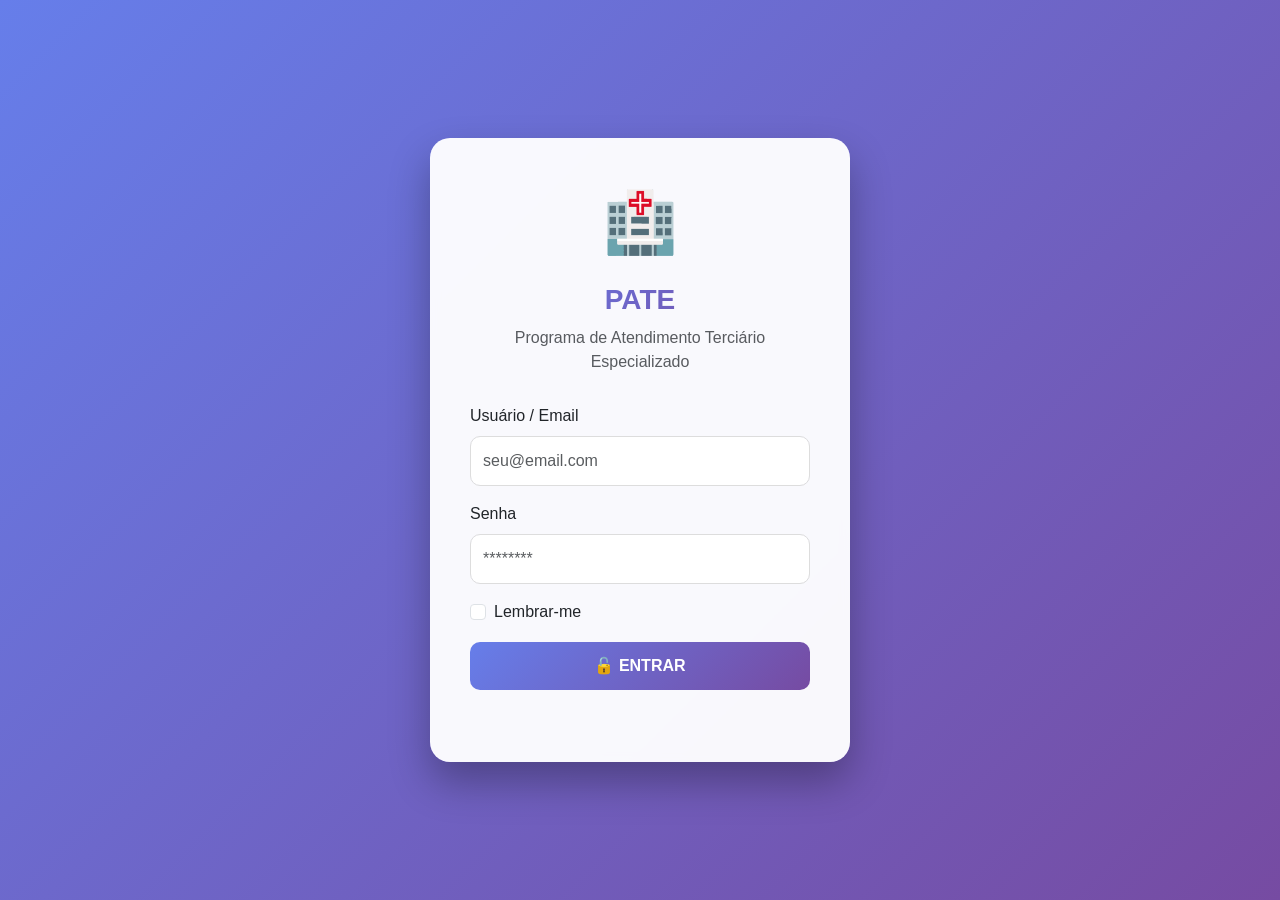
<file: templates/login.html>
<!DOCTYPE html>
<html lang="pt-BR">
<head>
    <meta charset="UTF-8">
    <meta name="viewport" content="width=device-width, initial-scale=1.0">
    <title>Login - PATE</title>
    <link href="https://cdn.jsdelivr.net/npm/bootstrap@5.3.0/dist/css/bootstrap.min.css" rel="stylesheet">
    <style>
        body {
            background: linear-gradient(135deg, #667eea 0%, #764ba2 100%);
            background-size: cover;
            background-position: center;
            background-attachment: fixed;
            min-height: 100vh;
            display: flex;
            align-items: center;
            justify-content: center;
            font-family: 'Segoe UI', Tahoma, Geneva, Verdana, sans-serif;
            margin: 0;
            padding: 0;
        }
        
        .login-card {
            background: rgba(255, 255, 255, 0.96);
            border-radius: 20px;
            box-shadow: 0 20px 40px rgba(0,0,0,0.3);
            padding: 40px;
            width: 100%;
            max-width: 420px;
            backdrop-filter: blur(5px);
            animation: fadeInUp 0.6s ease-out;
            margin: 20px;
        }
        
        @keyframes fadeInUp {
            from {
                opacity: 0;
                transform: translateY(30px);
            }
            to {
                opacity: 1;
                transform: translateY(0);
            }
        }
        
        .login-header {
            text-align: center;
            margin-bottom: 30px;
        }
        
        .login-header h3 {
            background: linear-gradient(135deg, #667eea 0%, #764ba2 100%);
            -webkit-background-clip: text;
            -webkit-text-fill-color: transparent;
            background-clip: text;
            margin-bottom: 10px;
            font-weight: bold;
        }
        
        .login-header p {
            color: #666;
        }
        
        .btn-login {
            background: linear-gradient(135deg, #667eea 0%, #764ba2 100%);
            border: none;
            width: 100%;
            padding: 12px;
            font-size: 16px;
            font-weight: bold;
            border-radius: 10px;
            transition: all 0.3s;
        }
        
        .btn-login:hover {
            transform: translateY(-2px);
            box-shadow: 0 5px 15px rgba(102, 126, 234, 0.4);
        }
        
        .btn-outline-custom {
            border: 1px solid #667eea;
            color: #667eea;
            background: transparent;
            width: 100%;
            padding: 12px;
            font-size: 16px;
            font-weight: bold;
            border-radius: 10px;
            transition: all 0.3s;
        }
        
        .btn-outline-custom:hover {
            background: linear-gradient(135deg, #667eea 0%, #764ba2 100%);
            color: white;
            border: none;
        }
        
        .form-control {
            border-radius: 10px;
            padding: 12px;
            border: 1px solid #ddd;
        }
        
        .form-control:focus {
            border-color: #667eea;
            box-shadow: 0 0 0 0.2rem rgba(102, 126, 234, 0.25);
        }
        
        .logo-icon {
            font-size: 60px;
            margin-bottom: 15px;
        }
        
        .divider {
            text-align: center;
            margin: 20px 0;
            position: relative;
        }
        
        .divider::before,
        .divider::after {
            content: "";
            position: absolute;
            top: 50%;
            width: 45%;
            height: 1px;
            background: #ddd;
        }
        
        .divider::before { left: 0; }
        .divider::after { right: 0; }
        .divider span {
            background: white;
            padding: 0 10px;
            color: #999;
            font-size: 14px;
        }
        
        .form-check-input:checked {
            background-color: #667eea;
            border-color: #667eea;
        }
        
        .forgot-link {
            color: #667eea;
            text-decoration: none;
            font-size: 14px;
        }
        
        .forgot-link:hover { text-decoration: underline; }
        
        .modal-content { border-radius: 15px; }
        .modal-header {
            background: linear-gradient(135deg, #667eea 0%, #764ba2 100%);
            color: white;
            border-radius: 15px 15px 0 0;
        }
        .modal-header .btn-close { filter: brightness(0) invert(1); }
    </style>
</head>
<body>
    <div class="login-card">
        <div class="login-header">
            <div class="logo-icon">🏥</div>
            <h3>PATE</h3>
            <p class="text-muted">Programa de Atendimento Terciário Especializado</p>
        </div>
        
        <form id="formLogin">
            <div class="mb-3">
                <label class="form-label">Usuário / Email</label>
                <input type="email" id="email" name="email" class="form-control" placeholder="seu@email.com" autocomplete="username" required>
            </div>
            <div class="mb-3">
                <label class="form-label">Senha</label>
                <input type="password" id="senha" name="senha" class="form-control" placeholder="********" autocomplete="current-password" required>
            </div>
            <div class="mb-3 d-flex justify-content-between align-items-center">
                <div class="form-check">
                    <input type="checkbox" class="form-check-input" id="rememberMe">
                    <label class="form-check-label" for="rememberMe">Lembrar-me</label>
                </div>
                <!-- <a href="#" class="forgot-link" data-bs-toggle="modal" data-bs-target="#modalEsqueciSenha">Esqueceu a senha?</a> -->
            </div>
            <button type="submit" class="btn btn-primary btn-login mb-3">🔓 ENTRAR</button>
        </form>
        
        <!-- <div class="divider"><span>ou</span></div> -->
        <!-- <button class="btn btn-outline-custom" data-bs-toggle="modal" data-bs-target="#modalRegistro">📝 REGISTRAR-SE</button> -->
        <div id="mensagem" class="mt-3"></div>
    </div>
    
    <!-- Modal Esqueci a Senha -->
    <!-- <div class="modal fade" id="modalEsqueciSenha" tabindex="-1">
        <div class="modal-dialog">
            <div class="modal-content">
                <div class="modal-header">
                    <h5 class="modal-title">🔐 Recuperar Senha</h5>
                    <button type="button" class="btn-close" data-bs-dismiss="modal"></button>
                </div>
                <div class="modal-body">
                    <p>Digite seu email para receber as instruções de recuperação de senha.</p>
                    <form id="formRecuperar">
                        <div class="mb-3">
                            <label class="form-label">Email</label>
                            <input type="email" id="email_recuperar" class="form-control" placeholder="seu@email.com" required>
                        </div>
                        <button type="submit" class="btn btn-primary w-100">Enviar Instruções</button>
                    </form>
                    <div id="msgRecuperar" class="mt-3"></div>
                </div>
            </div>
        </div>
    </div>
     -->
    <!-- Modal Registro -->
    <!-- <div class="modal fade" id="modalRegistro" tabindex="-1">
        <div class="modal-dialog">
            <div class="modal-content">
                <div class="modal-header">
                    <h5 class="modal-title">📝 Registrar Novo Usuário</h5>
                    <button type="button" class="btn-close" data-bs-dismiss="modal"></button>
                </div>
                <div class="modal-body">
                    <form id="formRegistro">
                        <div class="mb-3">
                            <label class="form-label">Nome Completo *</label>
                            <input type="text" id="reg_nome" class="form-control" placeholder="Digite seu nome" required>
                        </div>
                        <div class="mb-3">
                            <label class="form-label">Email *</label>
                            <input type="email" id="reg_email" class="form-control" placeholder="seu@email.com" required>
                        </div>
                        <div class="mb-3">
                            <label class="form-label">Senha *</label>
                            <input type="password" id="reg_senha" class="form-control" placeholder="Mínimo 6 caracteres" required>
                        </div>
                        <div class="mb-3">
                            <label class="form-label">Confirmar Senha *</label>
                            <input type="password" id="reg_confirmar_senha" class="form-control" placeholder="Digite a senha novamente" required>
                        </div>
                        <input type="hidden" id="reg_tipo" value="operador">
                        <button type="submit" class="btn btn-primary w-100">Registrar</button>
                    </form>
                    <div id="msgRegistro" class="mt-3"></div>
                </div>
            </div>
        </div>
    </div> -->

    <script src="https://cdn.jsdelivr.net/npm/bootstrap@5.3.0/dist/js/bootstrap.bundle.min.js"></script>
    <script>
        // Login
        document.getElementById('formLogin').addEventListener('submit', async (e) => {
            e.preventDefault();
            
            const email = document.getElementById('email').value;
            const senha = document.getElementById('senha').value;
            const rememberMe = document.getElementById('rememberMe').checked;
            
            const btn = document.querySelector('#formLogin button[type="submit"]');
            btn.disabled = true;
            btn.innerHTML = '⏳ Entrando...';
            
            try {
                const response = await fetch('/api/login', {
                    method: 'POST',
                    headers: {'Content-Type': 'application/json'},
                    body: JSON.stringify({email, senha})
                });
                
                const result = await response.json();
                
                if (response.ok) {
                    if (rememberMe) {
                        localStorage.setItem('rememberedEmail', email);
                    } else {
                        localStorage.removeItem('rememberedEmail');
                    }
                    window.location.href = '/';
                } else {
                    document.getElementById('mensagem').innerHTML = `<div class="alert alert-danger">❌ ${result.erro}</div>`;
                }
            } catch (error) {
                document.getElementById('mensagem').innerHTML = `<div class="alert alert-danger">❌ Erro ao conectar</div>`;
            } finally {
                btn.disabled = false;
                btn.innerHTML = '🔓 ENTRAR';
            }
        });
        
        // Carregar email salvo
        const rememberedEmail = localStorage.getItem('rememberedEmail');
        if (rememberedEmail) {
            document.getElementById('email').value = rememberedEmail;
            document.getElementById('rememberMe').checked = true;
        }
        
        // Recuperar senha
        document.getElementById('formRecuperar').addEventListener('submit', async (e) => {
            e.preventDefault();
            
            const email = document.getElementById('email_recuperar').value;
            const btn = document.querySelector('#formRecuperar button');
            const msgDiv = document.getElementById('msgRecuperar');
            
            btn.disabled = true;
            btn.innerHTML = '⏳ Enviando...';
            
            try {
                const response = await fetch('/api/recuperar_senha', {
                    method: 'POST',
                    headers: {'Content-Type': 'application/json'},
                    body: JSON.stringify({email})
                });
                
                const result = await response.json();
                
                if (response.ok) {
                    msgDiv.innerHTML = `<div class="alert alert-success">✅ ${result.mensagem}</div>`;
                    setTimeout(() => {
                        bootstrap.Modal.getInstance(document.getElementById('modalEsqueciSenha')).hide();
                        msgDiv.innerHTML = '';
                    }, 2000);
                } else {
                    msgDiv.innerHTML = `<div class="alert alert-danger">❌ ${result.erro}</div>`;
                }
            } catch (error) {
                msgDiv.innerHTML = `<div class="alert alert-danger">❌ Erro ao processar</div>`;
            } finally {
                btn.disabled = false;
                btn.innerHTML = 'Enviar Instruções';
            }
        });
        
        // Registro
        document.getElementById('formRegistro').addEventListener('submit', async (e) => {
            e.preventDefault();
            
            const nome = document.getElementById('reg_nome').value;
            const email = document.getElementById('reg_email').value;
            const senha = document.getElementById('reg_senha').value;
            const confirmarSenha = document.getElementById('reg_confirmar_senha').value;
            const tipo = document.getElementById('reg_tipo').value;
            const msgDiv = document.getElementById('msgRegistro');
            
            if (senha !== confirmarSenha) {
                msgDiv.innerHTML = `<div class="alert alert-danger">❌ As senhas não coincidem</div>`;
                return;
            }
            
            if (senha.length < 6) {
                msgDiv.innerHTML = `<div class="alert alert-danger">❌ A senha deve ter pelo menos 6 caracteres</div>`;
                return;
            }
            
            const btn = document.querySelector('#formRegistro button');
            btn.disabled = true;
            btn.innerHTML = '⏳ Registrando...';
            
            try {
                const response = await fetch('/api/registro', {
                    method: 'POST',
                    headers: {'Content-Type': 'application/json'},
                    body: JSON.stringify({nome, email, senha, tipo})
                });
                
                const result = await response.json();
                
                if (response.ok) {
                    msgDiv.innerHTML = `<div class="alert alert-success">✅ ${result.mensagem}</div>`;
                    setTimeout(() => {
                        bootstrap.Modal.getInstance(document.getElementById('modalRegistro')).hide();
                        document.getElementById('formRegistro').reset();
                        msgDiv.innerHTML = '';
                    }, 2000);
                } else {
                    msgDiv.innerHTML = `<div class="alert alert-danger">❌ ${result.erro}</div>`;
                }
            } catch (error) {
                msgDiv.innerHTML = `<div class="alert alert-danger">❌ Erro ao registrar</div>`;
            } finally {
                btn.disabled = false;
                btn.innerHTML = 'Registrar';
            }
        });
    </script>
</body>
</html>
</file>
